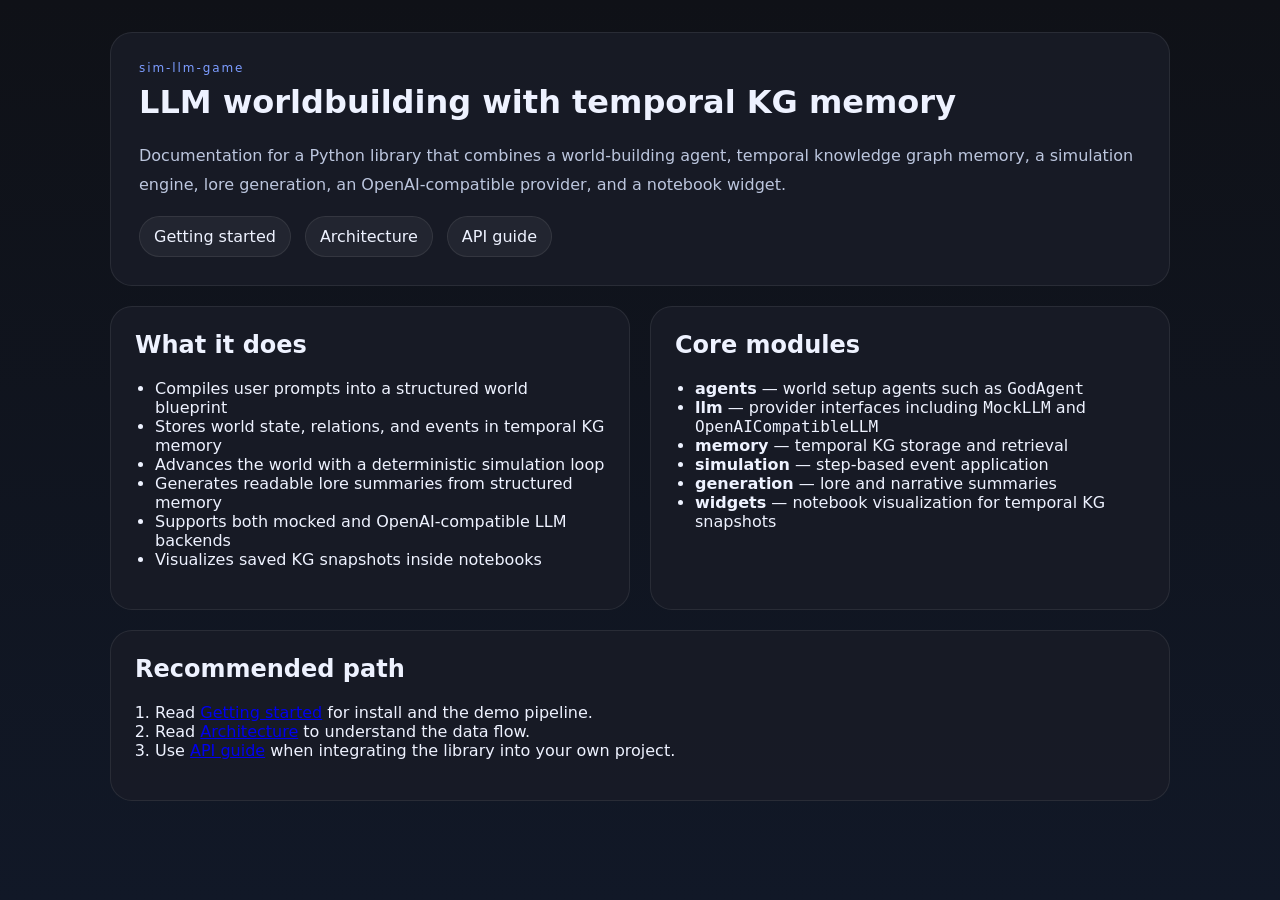
<file: docs/index.html>
<!DOCTYPE html>
<html lang="en">
  <head>
    <meta charset="UTF-8" />
    <meta name="viewport" content="width=device-width, initial-scale=1.0" />
    <title>Kandor docs</title>
    <link rel="stylesheet" href="styles.css" />
  </head>
  <body>
    <main class="shell">
      <header class="hero card">
        <p class="eyebrow">sim-llm-game</p>
        <h1>LLM worldbuilding with temporal KG memory</h1>
        <p class="lede">
          Documentation for a Python library that combines a world-building agent,
          temporal knowledge graph memory, a simulation engine, lore generation,
          an OpenAI-compatible provider, and a notebook widget.
        </p>
        <nav class="nav-links">
          <a href="getting-started.html">Getting started</a>
          <a href="architecture.html">Architecture</a>
          <a href="api.html">API guide</a>
        </nav>
      </header>

      <section class="grid">
        <article class="card panel">
          <h2>What it does</h2>
          <ul>
            <li>Compiles user prompts into a structured world blueprint</li>
            <li>Stores world state, relations, and events in temporal KG memory</li>
            <li>Advances the world with a deterministic simulation loop</li>
            <li>Generates readable lore summaries from structured memory</li>
            <li>Supports both mocked and OpenAI-compatible LLM backends</li>
            <li>Visualizes saved KG snapshots inside notebooks</li>
          </ul>
        </article>
        <article class="card panel">
          <h2>Core modules</h2>
          <ul>
            <li><strong>agents</strong> — world setup agents such as <code>GodAgent</code></li>
            <li><strong>llm</strong> — provider interfaces including <code>MockLLM</code> and <code>OpenAICompatibleLLM</code></li>
            <li><strong>memory</strong> — temporal KG storage and retrieval</li>
            <li><strong>simulation</strong> — step-based event application</li>
            <li><strong>generation</strong> — lore and narrative summaries</li>
            <li><strong>widgets</strong> — notebook visualization for temporal KG snapshots</li>
          </ul>
        </article>
        <article class="card panel wide">
          <h2>Recommended path</h2>
          <ol>
            <li>Read <a href="getting-started.html">Getting started</a> for install and the demo pipeline.</li>
            <li>Read <a href="architecture.html">Architecture</a> to understand the data flow.</li>
            <li>Use <a href="api.html">API guide</a> when integrating the library into your own project.</li>
          </ol>
        </article>
      </section>
    </main>
  </body>
</html>
</file>
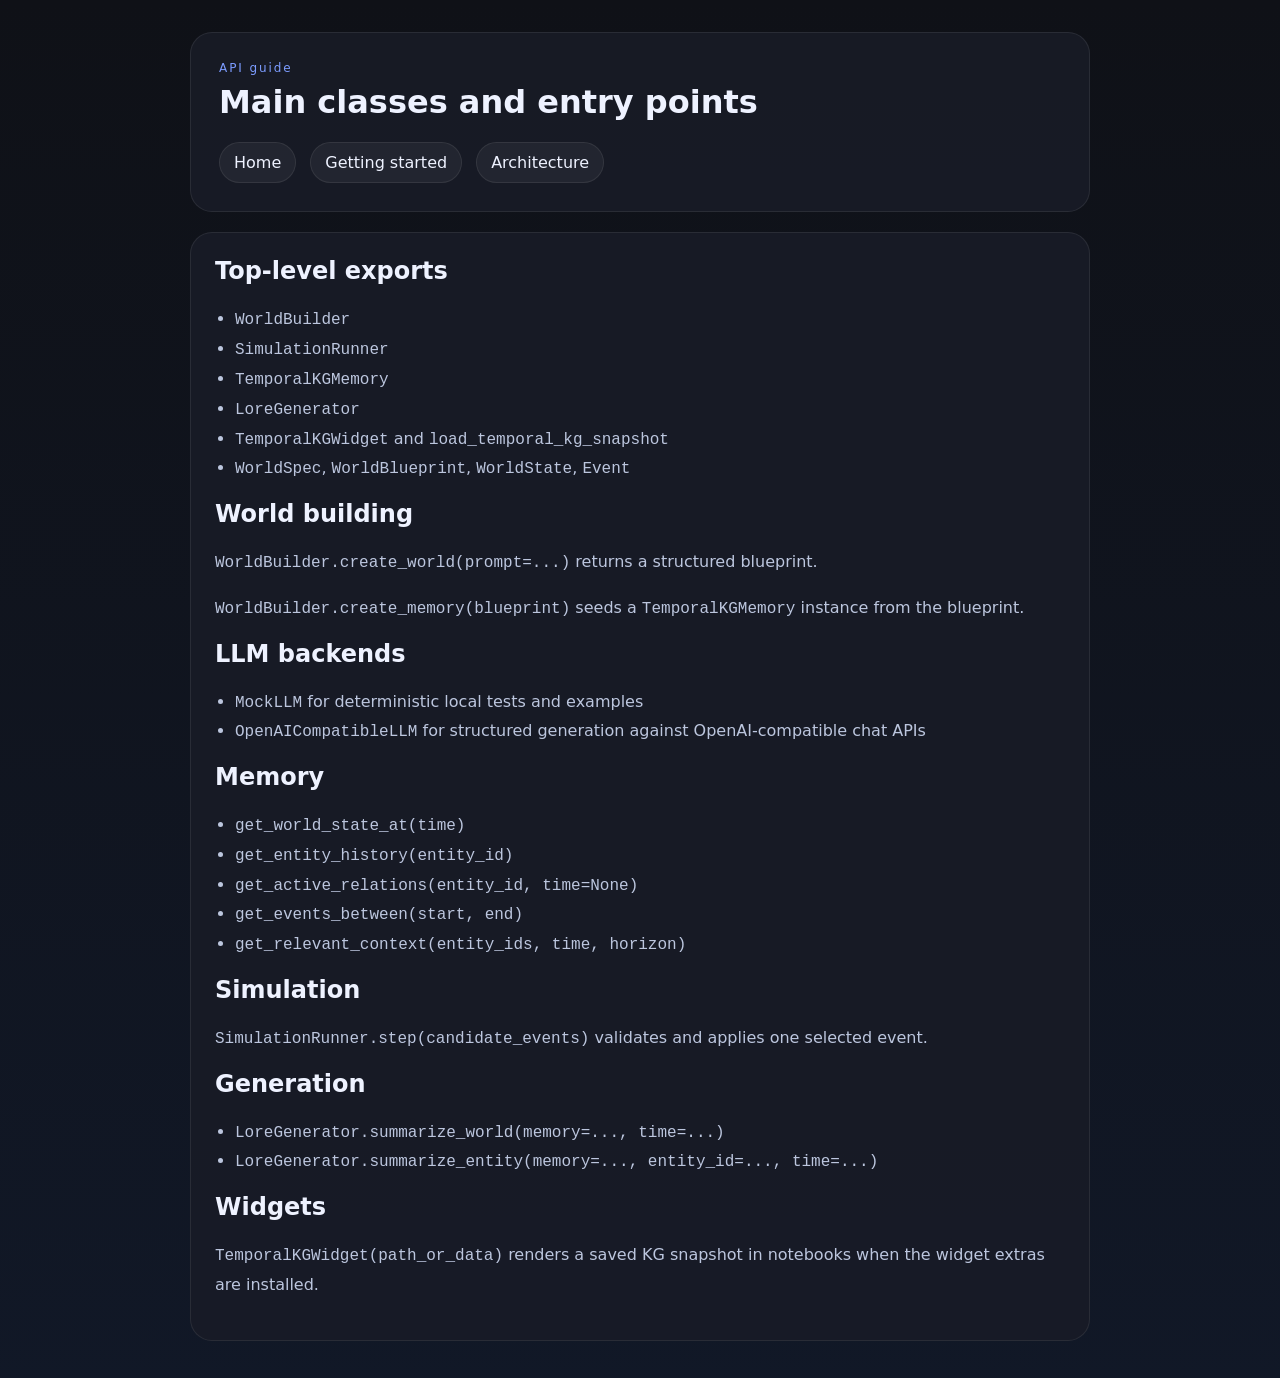
<file: docs/api.html>
<!DOCTYPE html>
<html lang="en">
  <head>
    <meta charset="UTF-8" />
    <meta name="viewport" content="width=device-width, initial-scale=1.0" />
    <title>API guide · Kandor</title>
    <link rel="stylesheet" href="styles.css" />
  </head>
  <body>
    <main class="shell narrow">
      <header class="hero card">
        <p class="eyebrow">API guide</p>
        <h1>Main classes and entry points</h1>
        <nav class="nav-links">
          <a href="index.html">Home</a>
          <a href="getting-started.html">Getting started</a>
          <a href="architecture.html">Architecture</a>
        </nav>
      </header>
      <section class="card panel prose">
        <h2>Top-level exports</h2>
        <ul>
          <li><code>WorldBuilder</code></li>
          <li><code>SimulationRunner</code></li>
          <li><code>TemporalKGMemory</code></li>
          <li><code>LoreGenerator</code></li>
          <li><code>TemporalKGWidget</code> and <code>load_temporal_kg_snapshot</code></li>
          <li><code>WorldSpec</code>, <code>WorldBlueprint</code>, <code>WorldState</code>, <code>Event</code></li>
        </ul>

        <h2>World building</h2>
        <p><code>WorldBuilder.create_world(prompt=...)</code> returns a structured blueprint.</p>
        <p><code>WorldBuilder.create_memory(blueprint)</code> seeds a <code>TemporalKGMemory</code> instance from the blueprint.</p>

        <h2>LLM backends</h2>
        <ul>
          <li><code>MockLLM</code> for deterministic local tests and examples</li>
          <li><code>OpenAICompatibleLLM</code> for structured generation against OpenAI-compatible chat APIs</li>
        </ul>

        <h2>Memory</h2>
        <ul>
          <li><code>get_world_state_at(time)</code></li>
          <li><code>get_entity_history(entity_id)</code></li>
          <li><code>get_active_relations(entity_id, time=None)</code></li>
          <li><code>get_events_between(start, end)</code></li>
          <li><code>get_relevant_context(entity_ids, time, horizon)</code></li>
        </ul>

        <h2>Simulation</h2>
        <p><code>SimulationRunner.step(candidate_events)</code> validates and applies one selected event.</p>

        <h2>Generation</h2>
        <ul>
          <li><code>LoreGenerator.summarize_world(memory=..., time=...)</code></li>
          <li><code>LoreGenerator.summarize_entity(memory=..., entity_id=..., time=...)</code></li>
        </ul>

        <h2>Widgets</h2>
        <p><code>TemporalKGWidget(path_or_data)</code> renders a saved KG snapshot in notebooks when the widget extras are installed.</p>
      </section>
    </main>
  </body>
</html>
</file>
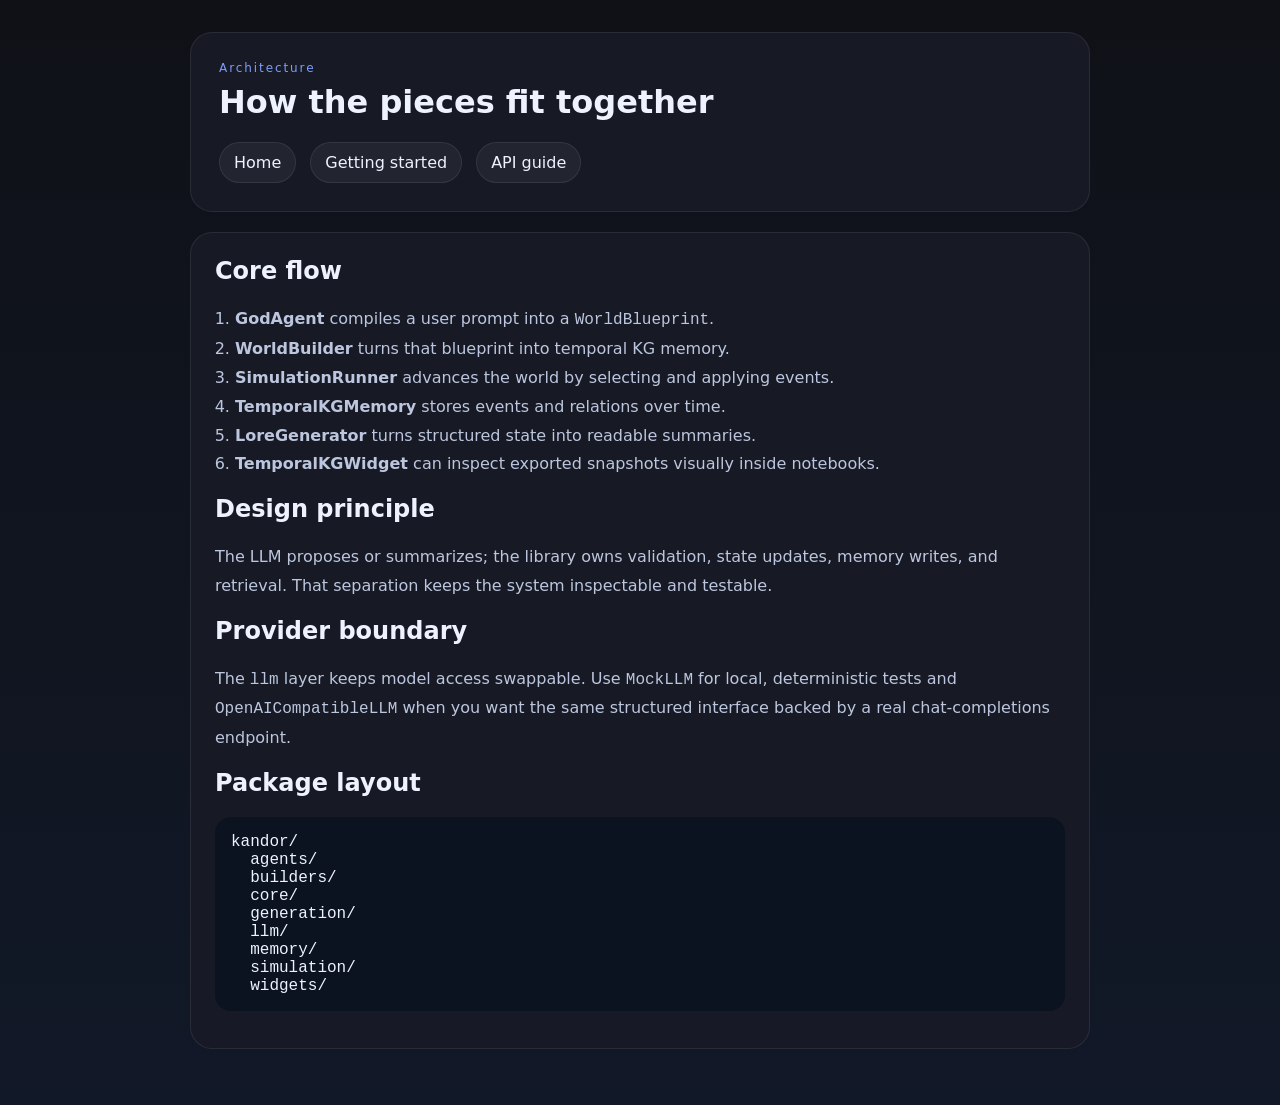
<file: docs/architecture.html>
<!DOCTYPE html>
<html lang="en">
  <head>
    <meta charset="UTF-8" />
    <meta name="viewport" content="width=device-width, initial-scale=1.0" />
    <title>Architecture · Kandor</title>
    <link rel="stylesheet" href="styles.css" />
  </head>
  <body>
    <main class="shell narrow">
      <header class="hero card">
        <p class="eyebrow">Architecture</p>
        <h1>How the pieces fit together</h1>
        <nav class="nav-links">
          <a href="index.html">Home</a>
          <a href="getting-started.html">Getting started</a>
          <a href="api.html">API guide</a>
        </nav>
      </header>
      <section class="card panel prose">
        <h2>Core flow</h2>
        <ol>
          <li><strong>GodAgent</strong> compiles a user prompt into a <code>WorldBlueprint</code>.</li>
          <li><strong>WorldBuilder</strong> turns that blueprint into temporal KG memory.</li>
          <li><strong>SimulationRunner</strong> advances the world by selecting and applying events.</li>
          <li><strong>TemporalKGMemory</strong> stores events and relations over time.</li>
          <li><strong>LoreGenerator</strong> turns structured state into readable summaries.</li>
          <li><strong>TemporalKGWidget</strong> can inspect exported snapshots visually inside notebooks.</li>
        </ol>

        <h2>Design principle</h2>
        <p>
          The LLM proposes or summarizes; the library owns validation, state updates,
          memory writes, and retrieval. That separation keeps the system inspectable and testable.
        </p>

        <h2>Provider boundary</h2>
        <p>
          The <code>llm</code> layer keeps model access swappable. Use <code>MockLLM</code> for local,
          deterministic tests and <code>OpenAICompatibleLLM</code> when you want the same structured
          interface backed by a real chat-completions endpoint.
        </p>

        <h2>Package layout</h2>
        <pre><code>kandor/
  agents/
  builders/
  core/
  generation/
  llm/
  memory/
  simulation/
  widgets/</code></pre>
      </section>
    </main>
  </body>
</html>
</file>
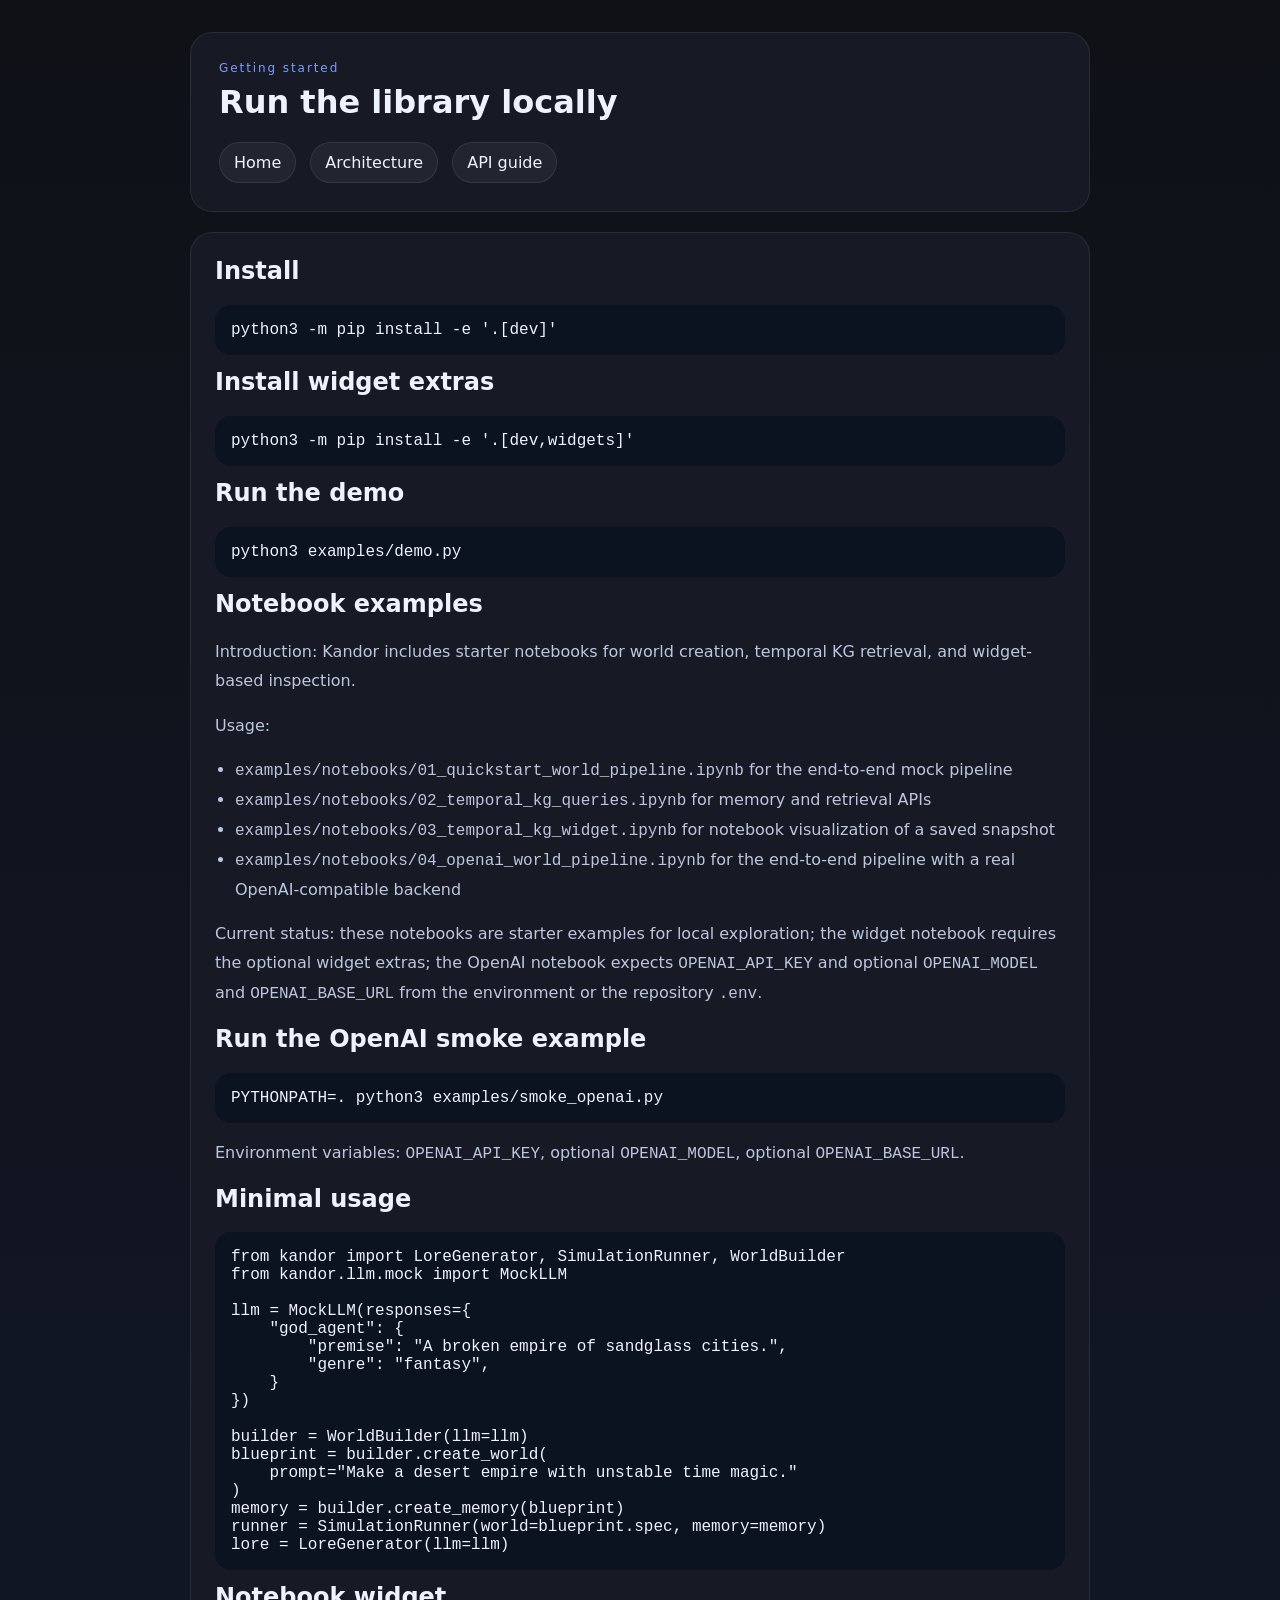
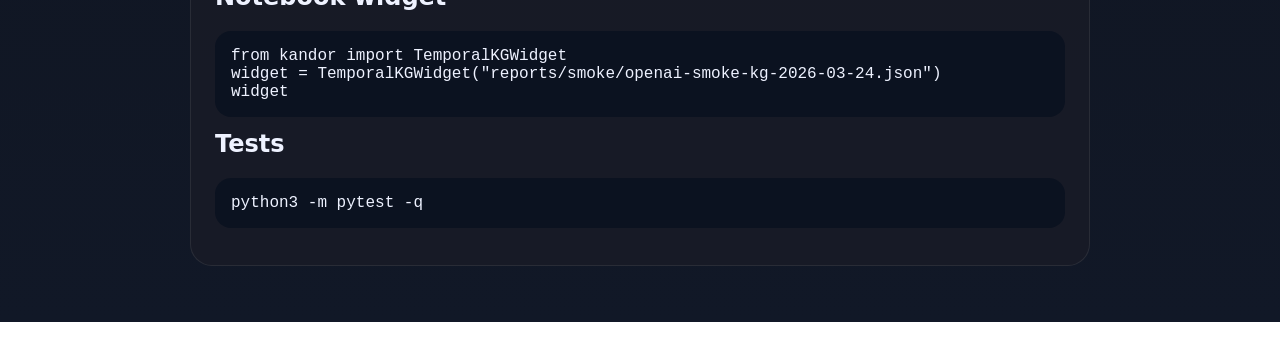
<file: docs/getting-started.html>
<!DOCTYPE html>
<html lang="en">
  <head>
    <meta charset="UTF-8" />
    <meta name="viewport" content="width=device-width, initial-scale=1.0" />
    <title>Getting started · Kandor</title>
    <link rel="stylesheet" href="styles.css" />
  </head>
  <body>
    <main class="shell narrow">
      <header class="hero card">
        <p class="eyebrow">Getting started</p>
        <h1>Run the library locally</h1>
        <nav class="nav-links">
          <a href="index.html">Home</a>
          <a href="architecture.html">Architecture</a>
          <a href="api.html">API guide</a>
        </nav>
      </header>
      <section class="card panel prose">
        <h2>Install</h2>
        <pre><code>python3 -m pip install -e '.[dev]'</code></pre>

        <h2>Install widget extras</h2>
        <pre><code>python3 -m pip install -e '.[dev,widgets]'</code></pre>

        <h2>Run the demo</h2>
        <pre><code>python3 examples/demo.py</code></pre>

        <h2>Notebook examples</h2>
        <p>Introduction: Kandor includes starter notebooks for world creation, temporal KG retrieval, and widget-based inspection.</p>
        <p>Usage:</p>
        <ul>
          <li><code>examples/notebooks/01_quickstart_world_pipeline.ipynb</code> for the end-to-end mock pipeline</li>
          <li><code>examples/notebooks/02_temporal_kg_queries.ipynb</code> for memory and retrieval APIs</li>
          <li><code>examples/notebooks/03_temporal_kg_widget.ipynb</code> for notebook visualization of a saved snapshot</li>
          <li><code>examples/notebooks/04_openai_world_pipeline.ipynb</code> for the end-to-end pipeline with a real OpenAI-compatible backend</li>
        </ul>
        <p>Current status: these notebooks are starter examples for local exploration; the widget notebook requires the optional widget extras; the OpenAI notebook expects <code>OPENAI_API_KEY</code> and optional <code>OPENAI_MODEL</code> and <code>OPENAI_BASE_URL</code> from the environment or the repository <code>.env</code>.</p>

        <h2>Run the OpenAI smoke example</h2>
        <pre><code>PYTHONPATH=. python3 examples/smoke_openai.py</code></pre>
        <p>Environment variables: <code>OPENAI_API_KEY</code>, optional <code>OPENAI_MODEL</code>, optional <code>OPENAI_BASE_URL</code>.</p>

        <h2>Minimal usage</h2>
        <pre><code>from kandor import LoreGenerator, SimulationRunner, WorldBuilder
from kandor.llm.mock import MockLLM

llm = MockLLM(responses={
    "god_agent": {
        "premise": "A broken empire of sandglass cities.",
        "genre": "fantasy",
    }
})

builder = WorldBuilder(llm=llm)
blueprint = builder.create_world(
    prompt="Make a desert empire with unstable time magic."
)
memory = builder.create_memory(blueprint)
runner = SimulationRunner(world=blueprint.spec, memory=memory)
lore = LoreGenerator(llm=llm)</code></pre>

        <h2>Notebook widget</h2>
        <pre><code>from kandor import TemporalKGWidget
widget = TemporalKGWidget("reports/smoke/openai-smoke-kg-2026-03-24.json")
widget</code></pre>

        <h2>Tests</h2>
        <pre><code>python3 -m pytest -q</code></pre>
      </section>
    </main>
  </body>
</html>
</file>
<file: docs/styles.css>
:root {
  --bg: #0f1117;
  --bg-soft: #171b24;
  --card: rgba(24, 28, 38, 0.92);
  --text: #eef2ff;
  --muted: #bcc6de;
  --accent: #7c9cff;
  --line: rgba(255,255,255,0.08);
}
* { box-sizing: border-box; }
body { margin:0; min-height:100vh; font-family: Inter, system-ui, sans-serif; color:var(--text); background:linear-gradient(180deg, var(--bg) 0%, #111827 100%); }
.shell { width:min(1060px, calc(100% - 32px)); margin:0 auto; padding:32px 0 56px; }
.narrow { width:min(900px, calc(100% - 32px)); }
.card { background:var(--card); border:1px solid var(--line); border-radius:22px; }
.hero { padding:28px; margin-bottom:20px; }
.panel { padding:24px; }
.grid { display:grid; grid-template-columns:repeat(2,minmax(0,1fr)); gap:20px; }
.wide { grid-column:1 / -1; }
.eyebrow { margin:0 0 8px; color:var(--accent); letter-spacing:.16em; font-size:12px; }
h1, h2 { margin-top:0; }
.lede, .prose p, .prose li { color:var(--muted); line-height:1.8; }
.nav-links { display:flex; gap:14px; flex-wrap:wrap; margin-top:16px; }
.nav-links a { color:var(--text); text-decoration:none; padding:10px 14px; border-radius:999px; background:rgba(255,255,255,0.05); border:1px solid var(--line); }
ul, ol { padding-left:20px; }
pre { padding:16px; border-radius:16px; background:#0b1220; overflow:auto; }
code { font-family: ui-monospace, SFMono-Regular, Menlo, monospace; }
@media (max-width: 760px) { .grid { grid-template-columns:1fr; } }
</file>
